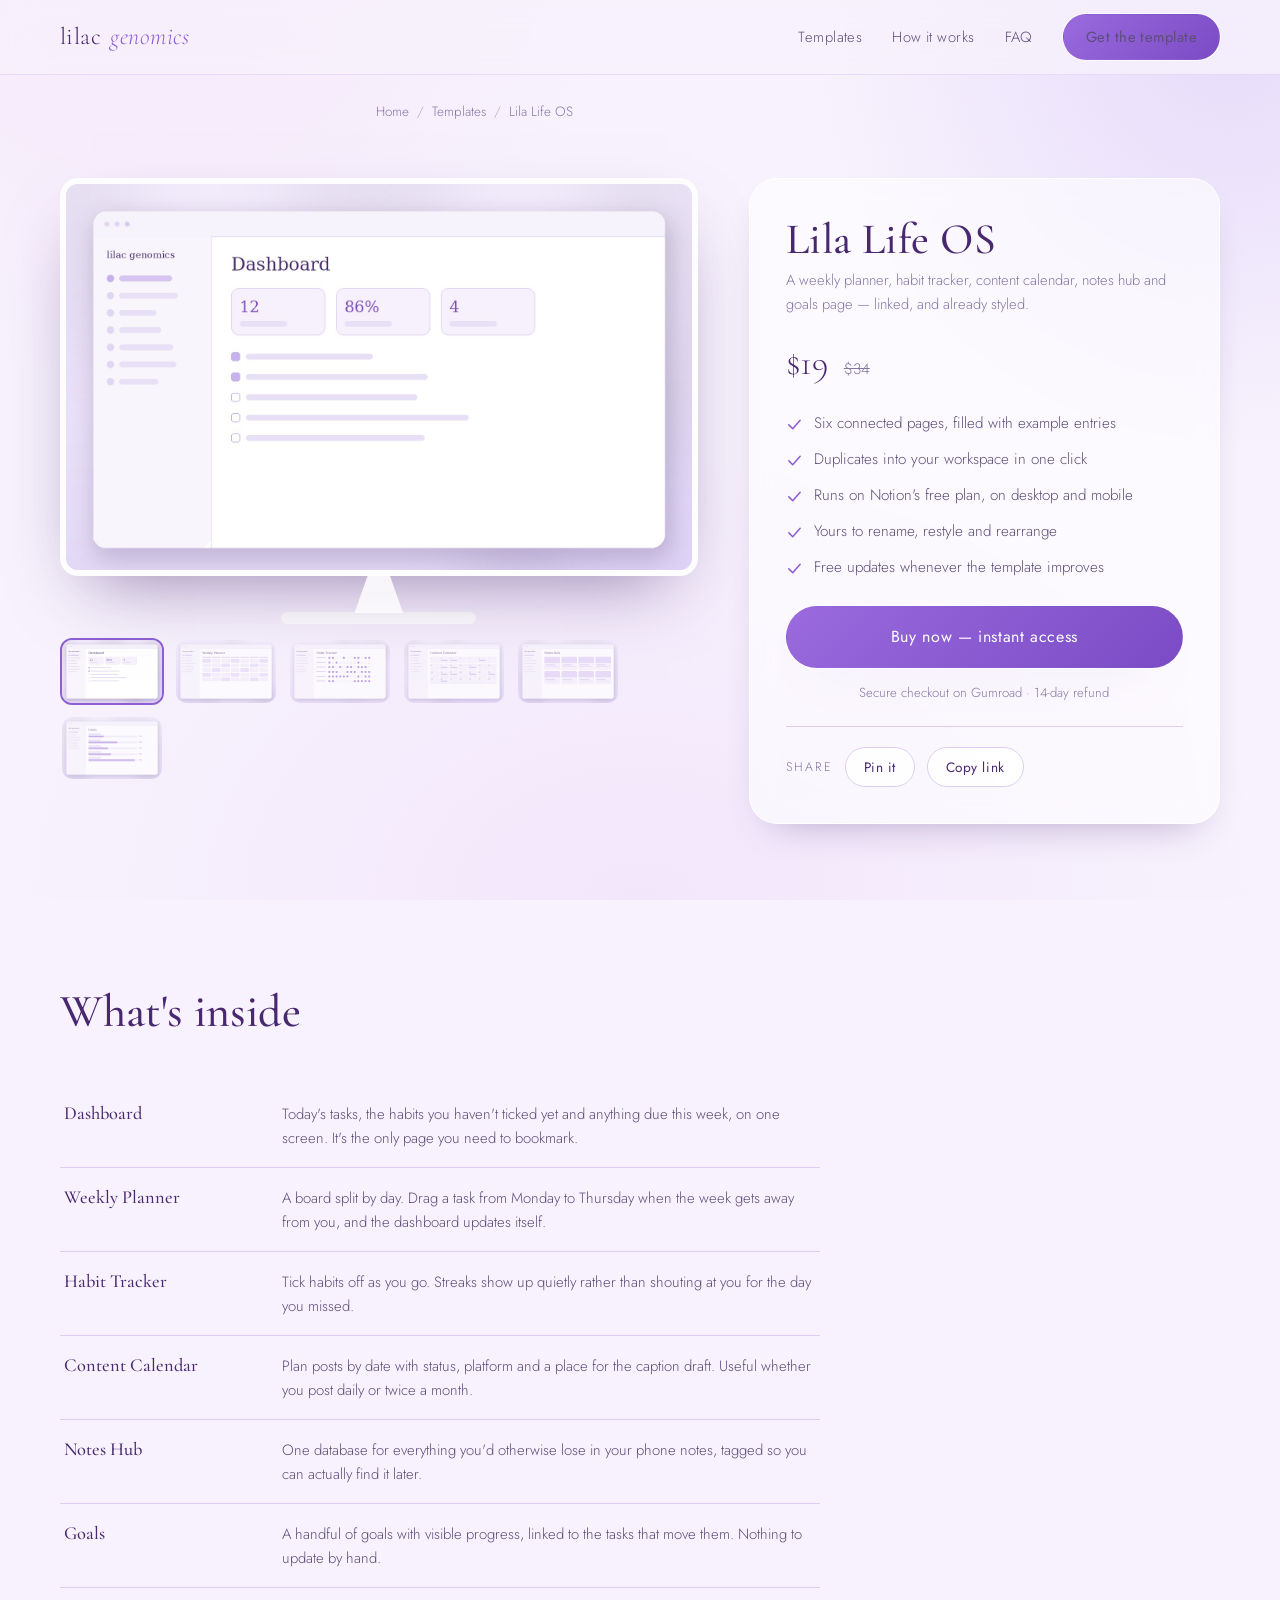
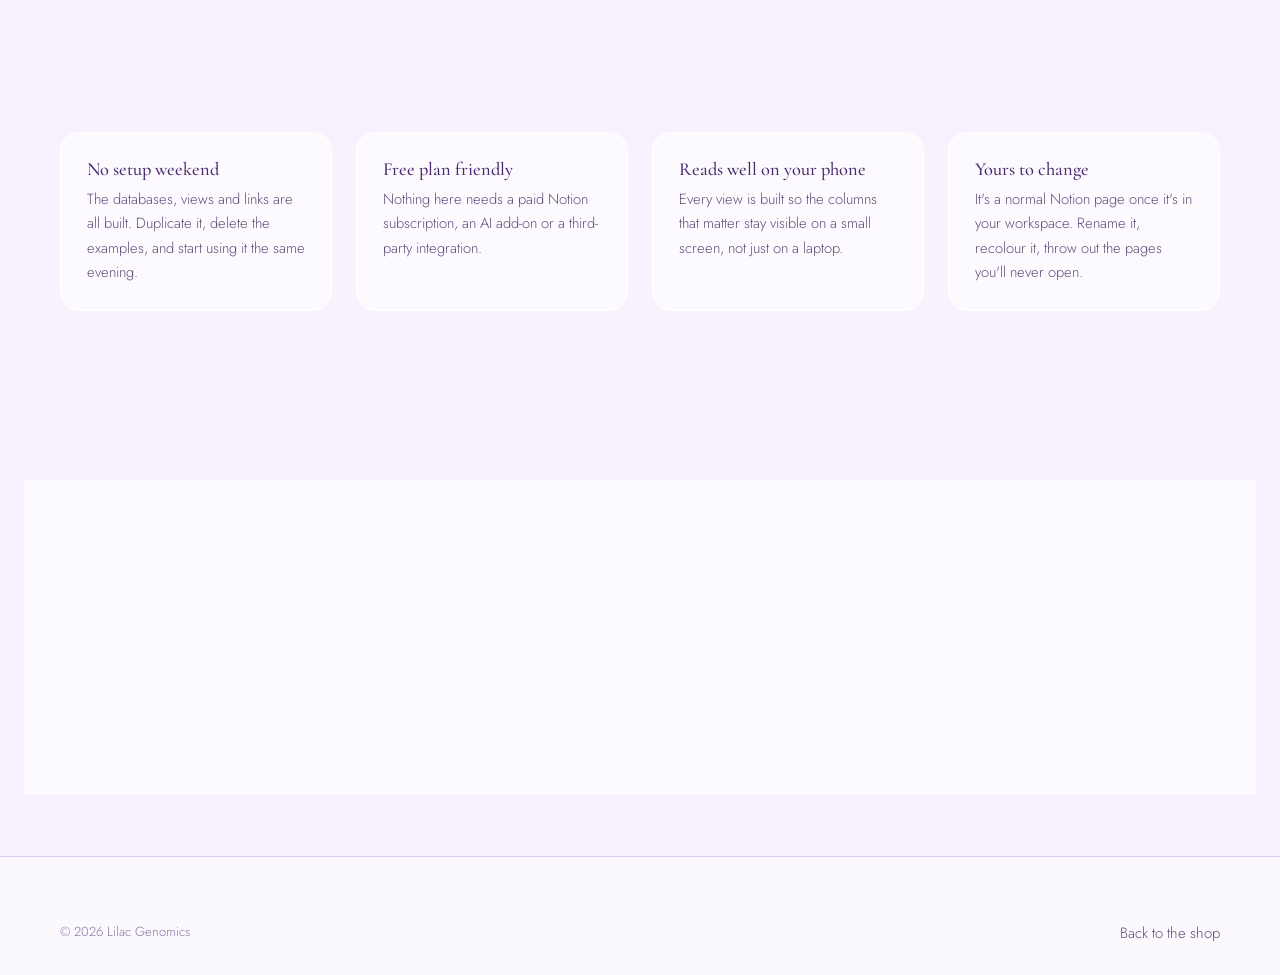
<file: products/lila-life-os.html>
<!DOCTYPE html>
<html lang="en">
<head>
<meta charset="utf-8">
<meta name="viewport" content="width=device-width, initial-scale=1">

<title>Lila Life OS — a calm Notion planner in six pages | Lilac Genomics</title>
<meta name="description" content="A soft lilac Notion workspace: weekly planner, habit tracker, content calendar, notes hub and goals, linked together. Duplicates in one click, runs on the free plan.">

<meta name="p:domain_verify" content="PASTE_YOUR_PINTEREST_CODE_HERE">

<!-- Rich Pins: og:type=product makes Pinterest show the price on your pin -->
<meta property="og:type" content="product">
<meta property="og:site_name" content="Lilac Genomics">
<meta property="og:title" content="Lila Life OS — a calm Notion planner in six pages">
<meta property="og:description" content="Weekly planner, habits, notes and goals in one lilac Notion workspace. One-click duplicate, free plan friendly.">
<meta property="og:url" content="https://lilacgenomics.github.io/products/lila-life-os.html">
<meta property="og:image" content="https://lilacgenomics.github.io/assets/img/og-image.jpg">
<meta property="product:price:amount" content="19.00">
<meta property="product:price:currency" content="USD">
<meta property="product:availability" content="in stock">
<meta name="twitter:card" content="summary_large_image">

<link rel="canonical" href="https://lilacgenomics.github.io/products/lila-life-os.html">
<link rel="icon" href="../assets/img/favicon.png">

<link rel="preconnect" href="https://fonts.googleapis.com">
<link rel="preconnect" href="https://fonts.gstatic.com" crossorigin>
<link href="https://fonts.googleapis.com/css2?family=Cormorant+Garamond:ital,wght@0,400;0,500;0,600;1,400&family=Jost:wght@300;400;500&display=swap" rel="stylesheet">
<link rel="stylesheet" href="../assets/css/styles.css">

<script type="application/ld+json">
{
  "@context": "https://schema.org",
  "@type": "Product",
  "name": "Lila Life OS",
  "image": "https://lilacgenomics.github.io/assets/img/cover-dashboard.jpg",
  "description": "A soft lilac Notion workspace with a weekly planner, habit tracker, content calendar, notes hub and goals, all linked together.",
  "brand": { "@type": "Brand", "name": "Lilac Genomics" },
  "offers": {
    "@type": "Offer",
    "price": "19.00",
    "priceCurrency": "USD",
    "availability": "https://schema.org/InStock",
    "url": "https://lilacgenomics.github.io/products/lila-life-os.html"
  }
}
</script>
</head>

<body data-depth="1">
<a class="skip" href="#main">Skip to content</a>

<header class="site-header">
  <div class="wrap site-header__inner">
    <a class="logo" href="../index.html">lilac <em>genomics</em></a>
    <button class="nav-toggle" type="button" aria-expanded="false" aria-controls="primary-nav">Menu</button>
    <nav class="nav" id="primary-nav" aria-label="Main">
      <a href="../index.html#shop">Templates</a>
      <a href="../index.html#how">How it works</a>
      <a href="../index.html#faq-section">FAQ</a>
      <a class="btn btn--primary" data-buy="lila-life-os" href="#">Get the template</a>
    </nav>
  </div>
</header>

<main id="main">
  <p class="crumbs wrap"><a href="../index.html">Home</a><span>/</span><a href="../index.html#shop">Templates</a><span>/</span>Lila Life OS</p>

  <section class="wrap product">

    <!-- ---------- GALLERY ---------- -->
    <div>
      <div class="desktop gallery__main" id="gallery-main">
        <div class="desktop__screen">
          <img src="../assets/img/cover-dashboard.jpg" alt="Lila Life OS dashboard">
        </div>
        <div class="desktop__stand"></div>
        <div class="desktop__base"></div>
      </div>

      <!-- REPLACE these with your own Notion screenshots -->
      <div class="gallery__thumbs" id="gallery-thumbs">
        <button type="button" data-src="../assets/img/cover-dashboard.jpg" data-caption="Dashboard">
          <img src="../assets/img/cover-dashboard.jpg" alt="Dashboard"></button>
        <button type="button" data-src="../assets/img/page-planner.jpg" data-caption="Weekly Planner">
          <img src="../assets/img/page-planner.jpg" alt="Weekly Planner"></button>
        <button type="button" data-src="../assets/img/page-habits.jpg" data-caption="Habit Tracker">
          <img src="../assets/img/page-habits.jpg" alt="Habit Tracker"></button>
        <button type="button" data-src="../assets/img/page-calendar.jpg" data-caption="Content Calendar">
          <img src="../assets/img/page-calendar.jpg" alt="Content Calendar"></button>
        <button type="button" data-src="../assets/img/page-notes.jpg" data-caption="Notes Hub">
          <img src="../assets/img/page-notes.jpg" alt="Notes Hub"></button>
        <button type="button" data-src="../assets/img/page-goals.jpg" data-caption="Goals">
          <img src="../assets/img/page-goals.jpg" alt="Goals"></button>
      </div>
    </div>

    <!-- ---------- BUY BOX ---------- -->
    <div class="panel buybox">
      <h1>Lila Life OS</h1>
      <p class="buybox__sub">A weekly planner, habit tracker, content calendar, notes hub and goals page — linked, and already styled.</p>
      <span class="price">$19 <s>$34</s></span>

      <ul id="buybox-list">
        <li>Six connected pages, filled with example entries</li>
        <li>Duplicates into your workspace in one click</li>
        <li>Runs on Notion's free plan, on desktop and mobile</li>
        <li>Yours to rename, restyle and rearrange</li>
        <li>Free updates whenever the template improves</li>
      </ul>

      <a class="btn btn--primary btn--wide" data-buy="lila-life-os" href="#">Buy now — instant access</a>
      <p class="buybox__meta">Secure checkout on Gumroad · 14-day refund</p>

      <div class="share">
        <span>Share</span>
        <a class="btn btn--ghost" data-share="pinterest" href="#" style="padding:8px 18px;font-size:.85rem;">Pin it</a>
        <a class="btn btn--ghost" data-share="copy" href="#" style="padding:8px 18px;font-size:.85rem;">Copy link</a>
      </div>
    </div>
  </section>

  <!-- ---------- WHAT'S INSIDE ---------- -->
  <section class="band band--tight wrap">
    <div class="band__head">
      <h2>What's inside</h2>
    </div>
    <div class="contents">
      <div>
        <h3>Dashboard</h3>
        <p>Today's tasks, the habits you haven't ticked yet and anything due this week, on one screen. It's the only page you need to bookmark.</p>
      </div>
      <div>
        <h3>Weekly Planner</h3>
        <p>A board split by day. Drag a task from Monday to Thursday when the week gets away from you, and the dashboard updates itself.</p>
      </div>
      <div>
        <h3>Habit Tracker</h3>
        <p>Tick habits off as you go. Streaks show up quietly rather than shouting at you for the day you missed.</p>
      </div>
      <div>
        <h3>Content Calendar</h3>
        <p>Plan posts by date with status, platform and a place for the caption draft. Useful whether you post daily or twice a month.</p>
      </div>
      <div>
        <h3>Notes Hub</h3>
        <p>One database for everything you'd otherwise lose in your phone notes, tagged so you can actually find it later.</p>
      </div>
      <div>
        <h3>Goals</h3>
        <p>A handful of goals with visible progress, linked to the tasks that move them. Nothing to update by hand.</p>
      </div>
    </div>
  </section>

  <!-- ---------- DETAILS ---------- -->
  <section class="band band--tight wrap">
    <div class="detail-grid">
      <div class="detail">
        <h3>No setup weekend</h3>
        <p>The databases, views and links are all built. Duplicate it, delete the examples, and start using it the same evening.</p>
      </div>
      <div class="detail">
        <h3>Free plan friendly</h3>
        <p>Nothing here needs a paid Notion subscription, an AI add-on or a third-party integration.</p>
      </div>
      <div class="detail">
        <h3>Reads well on your phone</h3>
        <p>Every view is built so the columns that matter stay visible on a small screen, not just on a laptop.</p>
      </div>
      <div class="detail">
        <h3>Yours to change</h3>
        <p>It's a normal Notion page once it's in your workspace. Rename it, recolour it, throw out the pages you'll never open.</p>
      </div>
    </div>
  </section>

  <section class="band wrap">
    <div class="panel notify">
      <div>
        <h2>Not ready yet?</h2>
        <p>Leave your email and you'll get a note when the next template goes up, plus the first-day price.</p>
      </div>
      <div>
        <form class="notify__form" id="notify-form" novalidate>
          <label class="sr-only" for="email">Email address</label>
          <input id="email" name="email" type="email" required placeholder="you@email.com" autocomplete="email">
          <button class="btn btn--primary" type="submit">Keep me posted</button>
        </form>
        <p class="form-msg" id="notify-msg" role="status" aria-live="polite"></p>
      </div>
    </div>
  </section>
</main>

<footer class="site-footer">
  <div class="wrap">
    <div class="site-footer__base" style="border-top:0;padding-top:0;">
      <span>&copy; <span id="year"></span> Lilac Genomics</span>
      <span><a href="../index.html">Back to the shop</a></span>
    </div>
  </div>
</footer>

<script src="https://gumroad.com/js/gumroad.js" defer></script>
<script async defer src="//assets.pinterest.com/js/pinit.js"></script>
<script src="../assets/js/products.js"></script>
<script src="../assets/js/main.js"></script>
</body>
</html>
</file>
<file: assets/css/styles.css>
/* ============================================================
   LILAC GENOMICS — styles.css
   Sections: 1 tokens · 2 base · 3 layout · 4 header · 5 hero
             6 cards · 7 carousel · 8 steps/faq/notify
             9 footer · 10 product page · 11 responsive
   ============================================================ */

/* ---------- 1. TOKENS ---------- */
:root {
  --mist:        #f7f2fd;
  --wash:        #ede3f9;
  --wash-deep:   #e1d1f4;
  --line:        #ddcdf2;
  --orchid:      #8e5fd3;
  --orchid-deep: #6b3fa8;
  --plum:        #48286f;
  --ink:         #5e4e78;
  --ink-soft:    #8577a3;
  --glass:       rgba(255, 255, 255, 0.58);
  --glass-solid: rgba(255, 255, 255, 0.88);

  --shadow-soft: 0 18px 40px -24px rgba(72, 40, 111, 0.45);
  --shadow-lift: 0 30px 70px -30px rgba(72, 40, 111, 0.6);
  --glow:        0 0 0 1px rgba(255, 255, 255, 0.7), 0 20px 50px -30px rgba(142, 95, 211, 0.9);

  --r-sm: 12px;
  --r-md: 20px;
  --r-lg: 28px;
  --r-xl: 38px;

  --display: "Cormorant Garamond", Georgia, "Times New Roman", serif;
  --body: "Jost", "Segoe UI", system-ui, -apple-system, sans-serif;

  --wrap: 1160px;
  --gutter: clamp(20px, 5vw, 56px);
}

/* ---------- 2. BASE ---------- */
* { box-sizing: border-box; }

html { scroll-behavior: smooth; -webkit-text-size-adjust: 100%; }

body {
  margin: 0;
  font-family: var(--body);
  font-weight: 300;
  font-size: 17px;
  line-height: 1.65;
  color: var(--ink);
  background: var(--mist);
  background-image:
    radial-gradient(60vw 60vw at 12% -8%, #f6e8fb 0%, rgba(246, 232, 251, 0) 60%),
    radial-gradient(52vw 52vw at 96% 4%, #e7dcfa 0%, rgba(231, 220, 250, 0) 62%),
    radial-gradient(70vw 50vw at 50% 100%, #f2e6fb 0%, rgba(242, 230, 251, 0) 70%);
  background-attachment: fixed;
  overflow-x: hidden;
}

h1, h2, h3, h4 {
  font-family: var(--display);
  color: var(--plum);
  font-weight: 500;
  line-height: 1.12;
  margin: 0 0 0.4em;
}

h1 { font-size: clamp(2.6rem, 6vw, 4.3rem); letter-spacing: 0.01em; }
h2 { font-size: clamp(1.9rem, 3.6vw, 2.9rem); }
h3 { font-size: 1.35rem; }

p { margin: 0 0 1rem; max-width: 66ch; }

a { color: var(--orchid-deep); text-decoration: none; }
a:hover { text-decoration: underline; text-underline-offset: 3px; }

img { max-width: 100%; display: block; }

:focus-visible { outline: 2px solid var(--orchid); outline-offset: 3px; border-radius: 6px; }

.skip { position: absolute; left: -9999px; top: 12px; background: #fff; color: var(--plum); padding: 10px 18px; border-radius: 999px; z-index: 99; }
.skip:focus { left: 16px; }

.sr-only { position: absolute; width: 1px; height: 1px; overflow: hidden; clip: rect(0 0 0 0); white-space: nowrap; }

/* ---------- 3. LAYOUT ---------- */
.wrap { width: min(100% - (var(--gutter) * 2), var(--wrap)); margin-inline: auto; }

.band { padding-block: clamp(64px, 9vw, 116px); }
.band--tight { padding-block: clamp(44px, 6vw, 72px); }

.band__head { margin-bottom: clamp(28px, 4vw, 48px); max-width: 640px; }
.band__head p { color: var(--ink-soft); }
.band__head--center { margin-inline: auto; text-align: center; }
.band__head--center p { margin-inline: auto; }

.eyebrow {
  font-size: 0.72rem;
  letter-spacing: 0.28em;
  text-transform: uppercase;
  color: var(--orchid);
  margin: 0 0 0.9rem;
  font-weight: 400;
}

.panel {
  background: var(--glass);
  border: 1px solid rgba(255, 255, 255, 0.85);
  border-radius: var(--r-lg);
  box-shadow: var(--shadow-soft);
  backdrop-filter: blur(14px);
  -webkit-backdrop-filter: blur(14px);
}

.btn {
  display: inline-flex;
  align-items: center;
  justify-content: center;
  gap: 10px;
  font-family: var(--body);
  font-size: 0.95rem;
  font-weight: 400;
  letter-spacing: 0.04em;
  padding: 14px 30px;
  border-radius: 999px;
  border: 1px solid transparent;
  cursor: pointer;
  transition: transform .18s ease, box-shadow .22s ease, background .22s ease;
  text-decoration: none;
}
.btn:hover { text-decoration: none; transform: translateY(-2px); }

.btn--primary {
  background: linear-gradient(135deg, #9a6ade 0%, #7a4bc4 100%);
  color: #fff;
  box-shadow: var(--glow);
}
.btn--primary:hover { box-shadow: 0 0 0 1px rgba(255,255,255,.8), 0 26px 46px -22px rgba(122, 75, 196, .95); }

.btn--ghost { background: var(--glass-solid); color: var(--plum); border-color: var(--line); }
.btn--ghost:hover { background: #fff; }

.btn--wide { width: 100%; }

.pill {
  display: inline-flex;
  align-items: center;
  gap: 8px;
  font-size: 0.78rem;
  letter-spacing: 0.06em;
  color: var(--orchid-deep);
  background: var(--glass-solid);
  border: 1px solid var(--line);
  border-radius: 999px;
  padding: 7px 16px;
}

/* ---------- 4. HEADER ---------- */
.site-header {
  position: sticky;
  top: 0;
  z-index: 40;
  background: rgba(247, 242, 253, 0.74);
  backdrop-filter: blur(16px);
  -webkit-backdrop-filter: blur(16px);
  border-bottom: 1px solid rgba(221, 205, 242, 0.6);
}
.site-header__inner { display: flex; align-items: center; justify-content: space-between; gap: 24px; padding-block: 14px; }

.logo {
  display: inline-flex;
  align-items: baseline;
  gap: 9px;
  font-family: var(--display);
  font-size: 1.5rem;
  color: var(--plum);
  letter-spacing: 0.02em;
}
.logo:hover { text-decoration: none; }
.logo em { font-style: italic; color: var(--orchid); }

.nav { display: flex; align-items: center; gap: 30px; }
.nav a { color: var(--ink); font-size: 0.92rem; letter-spacing: 0.03em; }
.nav a:hover { color: var(--orchid-deep); }
.nav .btn { padding: 10px 22px; }

.nav-toggle {
  display: none;
  background: var(--glass-solid);
  border: 1px solid var(--line);
  border-radius: 999px;
  padding: 9px 16px;
  color: var(--plum);
  font-family: var(--body);
  font-size: .85rem;
  cursor: pointer;
}

/* ---------- 5. HERO ---------- */
.hero { padding-block: clamp(46px, 7vw, 90px) clamp(20px, 3vw, 40px); text-align: center; }
.hero h1 { margin-bottom: .25em; }
.hero__lede { font-size: clamp(1.02rem, 1.5vw, 1.2rem); margin-inline: auto; max-width: 56ch; }
.hero__tags { display: flex; flex-wrap: wrap; gap: 10px; justify-content: center; margin: 26px 0 30px; }
.hero__cta { display: flex; flex-wrap: wrap; gap: 14px; justify-content: center; }
.hero__note { font-size: .85rem; color: var(--ink-soft); margin: 18px auto 0; }

/* the desktop monitor — the motif of the whole site.
   Sizes scale with font-size, so set font-size on a parent
   (.hero__stage, .slide, .gallery__main) to resize the whole mockup. */
.desktop { display: block; width: 100%; font-size: 16px; }

.desktop__screen {
  display: block;
  position: relative;
  aspect-ratio: 16 / 10;
  border-radius: 1.2em;
  overflow: hidden;
  background: var(--wash);
  border: 0.4em solid rgba(255, 255, 255, 0.92);
  box-shadow: var(--shadow-lift);
}
.desktop__screen img { width: 100%; height: 100%; object-fit: cover; object-position: top center; }

.desktop__stand {
  display: block;
  width: 5.4em;
  height: 2.6em;
  margin: -0.15em auto 0;
  background: rgba(255, 255, 255, 0.88);
  clip-path: polygon(37% 0%, 63% 0%, 80% 100%, 20% 100%);
  filter: drop-shadow(0 0.5em 0.6em rgba(72, 40, 111, 0.16));
}
.desktop__base {
  display: block;
  width: 13em;
  max-width: 74%;
  height: 0.85em;
  margin: -0.1em auto 0;
  background: rgba(255, 255, 255, 0.92);
  border-radius: 999px;
  box-shadow: var(--shadow-soft);
}

.hero__stage { position: relative; max-width: 940px; margin: clamp(34px, 5vw, 56px) auto 0; }
.hero__stage .desktop { font-size: clamp(16px, 2.4vw, 23px); animation: float 9s ease-in-out infinite; }
.hero__stage .desktop__screen { transform: perspective(1600px) rotateX(3.2deg); }

.hero__chip {
  position: absolute;
  z-index: 4;
  background: var(--glass-solid);
  border: 1px solid var(--line);
  border-radius: 999px;
  padding: 8px 17px;
  font-size: .78rem;
  color: var(--orchid-deep);
  box-shadow: var(--shadow-soft);
  animation: float 7s ease-in-out infinite;
}
.hero__chip--one { top: 16%; left: -26px; }
.hero__chip--two { bottom: 18%; right: -22px; animation-delay: 2.2s; }

@keyframes float {
  0%, 100% { transform: translateY(0); }
  50%      { transform: translateY(-9px); }
}

.sparkles { position: absolute; inset: -34px; pointer-events: none; color: var(--orchid); z-index: 1; }
.sparkles svg { position: absolute; opacity: .5; animation: twinkle 4.5s ease-in-out infinite; }
.sparkles svg:nth-child(1) { top: -2%; left: 4%;  width: 24px; }
.sparkles svg:nth-child(2) { top: 40%; right: 1%; width: 17px; animation-delay: 1.5s; }
.sparkles svg:nth-child(3) { bottom: -4%; left: 34%; width: 20px; animation-delay: 2.8s; }

@keyframes twinkle {
  0%, 100% { opacity: .22; transform: scale(.85); }
  50%      { opacity: .75; transform: scale(1.1); }
}

@media (prefers-reduced-motion: reduce) {
  html { scroll-behavior: auto; }
  .hero__chip, .sparkles svg { animation: none; }
  * { transition-duration: .01ms !important; }
}

/* trust strip under the hero */
.strip { display: flex; flex-wrap: wrap; justify-content: center; gap: clamp(20px, 5vw, 60px); padding-block: clamp(30px, 4vw, 46px); }
.strip div { text-align: center; }
.strip strong { display: block; font-family: var(--display); font-size: 1.9rem; color: var(--plum); font-weight: 500; }
.strip span { font-size: .84rem; color: var(--ink-soft); }

/* ---------- 6. CARDS ---------- */
.shop-grid { display: grid; grid-template-columns: repeat(auto-fill, minmax(300px, 1fr)); gap: clamp(18px, 2.6vw, 30px); }

.card {
  position: relative;
  display: flex;
  flex-direction: column;
  background: var(--glass);
  border: 1px solid rgba(255, 255, 255, .85);
  border-radius: var(--r-lg);
  padding: 14px 14px 22px;
  box-shadow: var(--shadow-soft);
  backdrop-filter: blur(12px);
  -webkit-backdrop-filter: blur(12px);
  transition: transform .25s ease, box-shadow .25s ease;
}
.card:hover { transform: translateY(-5px); box-shadow: var(--shadow-lift); }

.card__media { display: block; border-radius: var(--r-md); overflow: hidden; background: var(--wash); }
.card__media img { width: 100%; aspect-ratio: 16 / 10; object-fit: cover; object-position: top center; }

.card__badge {
  position: absolute;
  top: 26px; right: 26px;
  z-index: 2;
  background: rgba(255, 255, 255, .94);
  color: var(--orchid-deep);
  font-size: .7rem;
  letter-spacing: .16em;
  text-transform: uppercase;
  padding: 5px 13px;
  border-radius: 999px;
}

.card__body { padding: 18px 8px 0; flex: 1; display: flex; flex-direction: column; }
.card__body h3 { margin-bottom: .15em; }
.card__sub { font-size: .86rem; color: var(--ink-soft); margin: 0 0 12px; }
.card__blurb { font-size: .92rem; margin-bottom: 18px; }
.card__foot { margin-top: auto; display: flex; align-items: center; justify-content: space-between; gap: 14px; }

.price { font-family: var(--display); font-size: 1.7rem; color: var(--plum); }
.price s { font-size: .95rem; color: var(--ink-soft); margin-left: 8px; font-family: var(--body); }

.card__link { font-size: .9rem; }

/* ---------- 7. CAROUSEL ---------- */
.carousel { position: relative; }

.carousel__viewport {
  overflow-x: auto;
  overflow-y: hidden;
  scroll-snap-type: x mandatory;
  scrollbar-width: none;
  -ms-overflow-style: none;
  padding: 6px 2px 22px;
  margin-inline: calc(var(--gutter) * -1);
  padding-inline: var(--gutter);
}
.carousel__viewport::-webkit-scrollbar { display: none; }

.carousel__track { display: flex; gap: clamp(16px, 2.2vw, 26px); }

.slide { flex: 0 0 clamp(270px, 36vw, 420px); scroll-snap-align: center; }
.slide__btn {
  display: block;
  width: 100%;
  padding: 0;
  border: 0;
  background: none;
  cursor: zoom-in;
  font: inherit;
  color: inherit;
  text-align: left;
}
.slide .desktop { font-size: 12px; pointer-events: none; }
.slide .desktop__screen { transition: transform .3s ease, box-shadow .3s ease; }
.slide:hover .desktop__screen { transform: translateY(-6px); box-shadow: var(--shadow-lift); }

.slide__title { font-family: var(--display); font-size: 1.24rem; color: var(--plum); margin: 16px 0 2px; }
.slide__note { font-size: .84rem; color: var(--ink-soft); margin: 0; }

.carousel__nav { display: flex; justify-content: center; align-items: center; gap: 14px; margin-top: 4px; }

.carousel__btn {
  width: 46px; height: 46px;
  border-radius: 50%;
  border: 1px solid var(--line);
  background: var(--glass-solid);
  color: var(--plum);
  font-size: 1.1rem;
  cursor: pointer;
  display: grid;
  place-items: center;
  transition: background .2s ease, transform .2s ease;
}
.carousel__btn:hover:not(:disabled) { background: #fff; transform: scale(1.06); }
.carousel__btn:disabled { opacity: .35; cursor: default; }

.carousel__dots { display: flex; gap: 8px; }
.carousel__dots button {
  width: 8px; height: 8px;
  padding: 0;
  border-radius: 50%;
  border: 0;
  background: var(--wash-deep);
  cursor: pointer;
  transition: width .25s ease, background .25s ease;
}
.carousel__dots button[aria-current="true"] { width: 26px; border-radius: 999px; background: var(--orchid); }

/* lightbox */
.lightbox {
  position: fixed;
  inset: 0;
  z-index: 80;
  display: none;
  place-items: center;
  padding: 6vh 20px;
  background: rgba(58, 32, 92, .55);
  backdrop-filter: blur(8px);
  -webkit-backdrop-filter: blur(8px);
}
.lightbox.is-open { display: grid; }
.lightbox img {
  max-height: 86vh;
  max-width: min(1100px, 92vw);
  width: auto;
  border-radius: var(--r-lg);
  border: 4px solid rgba(255, 255, 255, .9);
  box-shadow: var(--shadow-lift);
}
.lightbox__close {
  position: absolute;
  top: 22px; right: 22px;
  width: 44px; height: 44px;
  border-radius: 50%;
  border: 0;
  background: rgba(255, 255, 255, .9);
  color: var(--plum);
  font-size: 1.2rem;
  cursor: pointer;
}

/* ---------- 8. STEPS · FAQ · NOTIFY ---------- */
.steps { display: grid; grid-template-columns: repeat(3, 1fr); gap: clamp(16px, 2.4vw, 28px); counter-reset: step; }
.step { padding: 30px 28px; border-radius: var(--r-md); background: var(--glass); border: 1px solid rgba(255,255,255,.85); }
.step h3 { display: flex; align-items: baseline; gap: 12px; font-size: 1.2rem; }
.step h3::before {
  counter-increment: step;
  content: counter(step);
  font-size: .78rem;
  font-family: var(--body);
  color: var(--orchid);
  border: 1px solid var(--line);
  border-radius: 50%;
  width: 26px; height: 26px;
  display: inline-grid;
  place-items: center;
  flex: none;
  background: rgba(255,255,255,.7);
}
.step p { font-size: .93rem; margin: 0; }

.faq { max-width: 760px; }
.faq details { border-bottom: 1px solid var(--line); padding: 4px 0; }
.faq summary {
  cursor: pointer;
  list-style: none;
  padding: 18px 40px 18px 2px;
  position: relative;
  font-family: var(--display);
  font-size: 1.22rem;
  color: var(--plum);
}
.faq summary::-webkit-details-marker { display: none; }
.faq summary::after {
  content: "+";
  position: absolute;
  right: 6px; top: 50%;
  transform: translateY(-50%);
  font-family: var(--body);
  font-size: 1.3rem;
  color: var(--orchid);
  transition: transform .25s ease;
}
.faq details[open] summary::after { transform: translateY(-50%) rotate(45deg); }
.faq details p { padding: 0 2px 20px; font-size: .95rem; margin: 0; }

.notify {
  display: grid;
  grid-template-columns: 1.1fr 1fr;
  gap: clamp(26px, 5vw, 56px);
  align-items: center;
  padding: clamp(30px, 4.5vw, 54px);
  border-radius: var(--r-xl);
}
.notify h2 { margin-bottom: .3em; }
.notify p { font-size: .96rem; }
.notify__form { display: flex; gap: 10px; flex-wrap: wrap; }
.notify__form input {
  flex: 1 1 220px;
  min-width: 0;
  padding: 14px 20px;
  border-radius: 999px;
  border: 1px solid var(--line);
  background: rgba(255,255,255,.92);
  font-family: var(--body);
  font-size: .95rem;
  color: var(--plum);
}
.notify__form input::placeholder { color: var(--ink-soft); }
.form-msg { font-size: .87rem; margin: 12px 0 0; min-height: 1.2em; color: var(--orchid-deep); }

/* ---------- 9. FOOTER ---------- */
.site-footer { border-top: 1px solid var(--line); background: rgba(255, 255, 255, .42); padding-block: clamp(40px, 5vw, 64px) 30px; }
.site-footer__grid { display: grid; grid-template-columns: 1.4fr 1fr 1fr; gap: 40px; margin-bottom: 36px; }
.site-footer h4 {
  font-family: var(--body);
  font-size: .74rem;
  letter-spacing: .2em;
  text-transform: uppercase;
  color: var(--ink-soft);
  margin-bottom: 14px;
  font-weight: 400;
}
.site-footer ul { list-style: none; margin: 0; padding: 0; display: grid; gap: 9px; }
.site-footer a { color: var(--ink); font-size: .93rem; }
.site-footer a:hover { color: var(--orchid-deep); }
.site-footer__base {
  display: flex;
  flex-wrap: wrap;
  justify-content: space-between;
  gap: 12px;
  padding-top: 22px;
  border-top: 1px solid var(--line);
  font-size: .82rem;
  color: var(--ink-soft);
}

/* ---------- 10. PRODUCT PAGE ---------- */
.crumbs { font-size: .84rem; color: var(--ink-soft); padding-top: 26px; }
.crumbs a { color: var(--ink-soft); }
.crumbs span { margin: 0 8px; opacity: .6; }

.product {
  display: grid;
  grid-template-columns: 1.15fr 0.85fr;
  gap: clamp(30px, 4vw, 56px);
  align-items: start;
  padding-block: clamp(24px, 3vw, 44px) clamp(50px, 7vw, 90px);
}

.gallery__main.desktop { font-size: 15px; }
.gallery__thumbs { display: flex; gap: 10px; margin-top: 14px; flex-wrap: wrap; }
.gallery__thumbs button {
  width: 104px;
  padding: 0;
  border-radius: var(--r-sm);
  overflow: hidden;
  border: 2px solid transparent;
  background: none;
  cursor: pointer;
  opacity: .7;
  transition: opacity .2s ease, border-color .2s ease;
}
.gallery__thumbs button img { width: 100%; aspect-ratio: 16/10; object-fit: cover; object-position: top center; }
.gallery__thumbs button[aria-current="true"] { opacity: 1; border-color: var(--orchid); }
.gallery__thumbs button:hover { opacity: 1; }

.buybox { padding: clamp(24px, 3vw, 36px); position: sticky; top: 92px; }
.buybox h1 { font-size: clamp(2rem, 3.4vw, 2.8rem); margin-bottom: .1em; }
.buybox__sub { font-size: .92rem; color: var(--ink-soft); margin-bottom: 18px; }
.buybox .price { font-size: 2.2rem; display: block; margin-bottom: 18px; }
.buybox ul { list-style: none; margin: 0 0 26px; padding: 0; display: grid; gap: 11px; }
.buybox li { display: flex; gap: 11px; font-size: .95rem; align-items: flex-start; }
.buybox li svg { width: 17px; flex: none; margin-top: 5px; color: var(--orchid); }
.buybox .btn--primary { padding: 17px 30px; font-size: 1rem; }
.buybox__meta { font-size: .82rem; color: var(--ink-soft); text-align: center; margin: 14px 0 0; }

.share { display: flex; align-items: center; gap: 12px; margin-top: 22px; padding-top: 20px; border-top: 1px solid var(--line); flex-wrap: wrap; }
.share span { font-size: .78rem; letter-spacing: .14em; text-transform: uppercase; color: var(--ink-soft); }

.detail-grid { display: grid; grid-template-columns: repeat(auto-fit, minmax(230px, 1fr)); gap: 24px; }
.detail { padding: 26px; border-radius: var(--r-md); background: var(--glass); border: 1px solid rgba(255,255,255,.85); }
.detail h3 { font-size: 1.15rem; }
.detail p { font-size: .92rem; margin: 0; }

/* page-by-page list on the product page */
.contents { display: grid; gap: 2px; max-width: 760px; }
.contents div { display: flex; gap: 18px; align-items: baseline; padding: 16px 4px; border-bottom: 1px solid var(--line); }
.contents h3 { margin: 0; font-size: 1.15rem; flex: 0 0 200px; }
.contents p { margin: 0; font-size: .93rem; }

/* ---------- 11. RESPONSIVE ---------- */
@media (max-width: 980px) {
  .product { grid-template-columns: 1fr; }
  .buybox { position: static; }
  .notify { grid-template-columns: 1fr; }
  .steps { grid-template-columns: 1fr; }
  .site-footer__grid { grid-template-columns: 1fr 1fr; }
  .hero__chip--one { left: 6px; }
  .hero__chip--two { right: 6px; }
  .contents div { flex-direction: column; gap: 4px; }
  .contents h3 { flex: none; }
}

@media (max-width: 720px) {
  body { font-size: 16px; }
  .nav {
    position: absolute;
    top: 100%; left: 0; right: 0;
    flex-direction: column;
    align-items: stretch;
    gap: 6px;
    padding: 16px var(--gutter) 24px;
    background: rgba(247, 242, 253, .97);
    border-bottom: 1px solid var(--line);
    display: none;
  }
  .nav.is-open { display: flex; }
  .nav a { padding: 10px 0; }
  .nav .btn { margin-top: 8px; }
  .nav-toggle { display: block; }
  .site-footer__grid { grid-template-columns: 1fr; gap: 28px; }
  .hero__cta .btn { width: 100%; }
  .hero__chip { display: none; }
  .hero__stage .desktop__screen { transform: none; }
  .gallery__thumbs button { width: 76px; }
}
</file>
